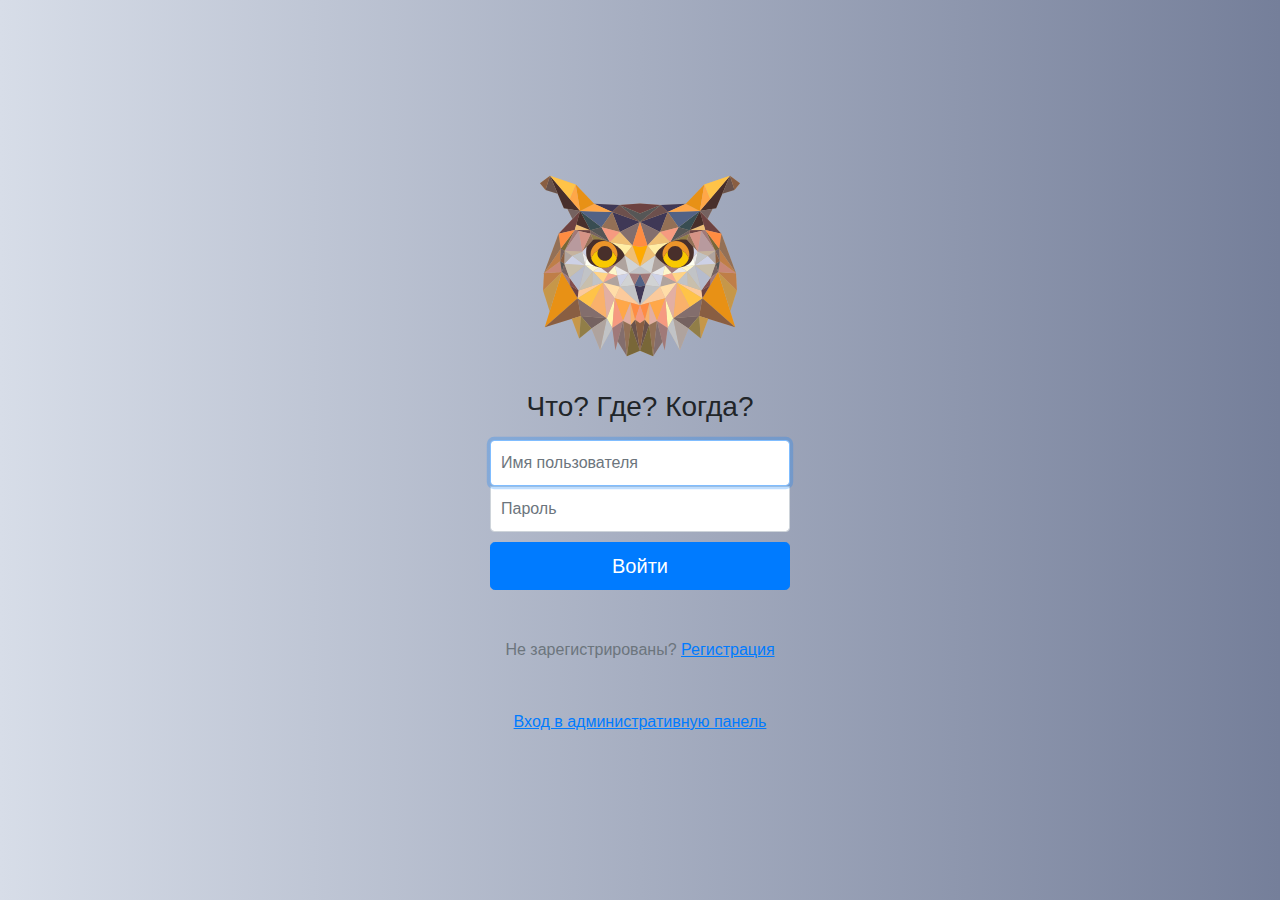
<file: index.html>
<!DOCTYPE html>
<html lang="en">
<head>
    <meta charset="UTF-8">
    <title>Вход</title>
    <meta name="viewport" content="width=device-width, initial-scale=1, shrink-to-fit=no">
    <link href="css/bootstrap.min.css" rel="stylesheet">
    <link href="css/signIn.css" rel="stylesheet">
    <link href="css/common.css" rel="stylesheet">
    <script src="js/login.js" type="application/javascript"></script>
    <script src="js/common.js" type="application/javascript"></script>
    <script src="js/classes.js" type="application/javascript"></script>
    <link href="css/toastify.min.css" rel="stylesheet">
    <script src="libs/toastify-js.js" type="application/javascript"></script>
</head>
<body class="text-center background-gradient">
<form class="form-signin" id="form">
    <img class="mb-4" src="images/logo.svg" alt="" width="200" height="200">
    <h1 class="h3 mb-3 font-weight-normal">Что? Где? Когда?</h1>
    <label for="login" class="sr-only">Имя пользователя</label>
    <input id="login" name="login" class="form-control" placeholder="Имя пользователя" required autofocus>
    <label for="password" class="sr-only">Пароль</label>
    <input type="password" id="password" name="password" class="form-control" placeholder="Пароль" required>
    <button class="btn btn-lg btn-primary btn-block" type="submit">Войти</button>
    <p class="text-center text-muted mt-5 mb-0">
        Не зарегистрированы?
        <a href="/registration.html" class="fw-bold text-body">
        <u>Регистрация</u>
        </a>
    </p>
    <p class="text-center text-muted mt-5 mb-0">
        <a href="/admin-auth.html" class="fw-bold text-body">
            <u>Вход в административную панель</u>
        </a>
    </p>
</form>
</body>
</html>
</file>
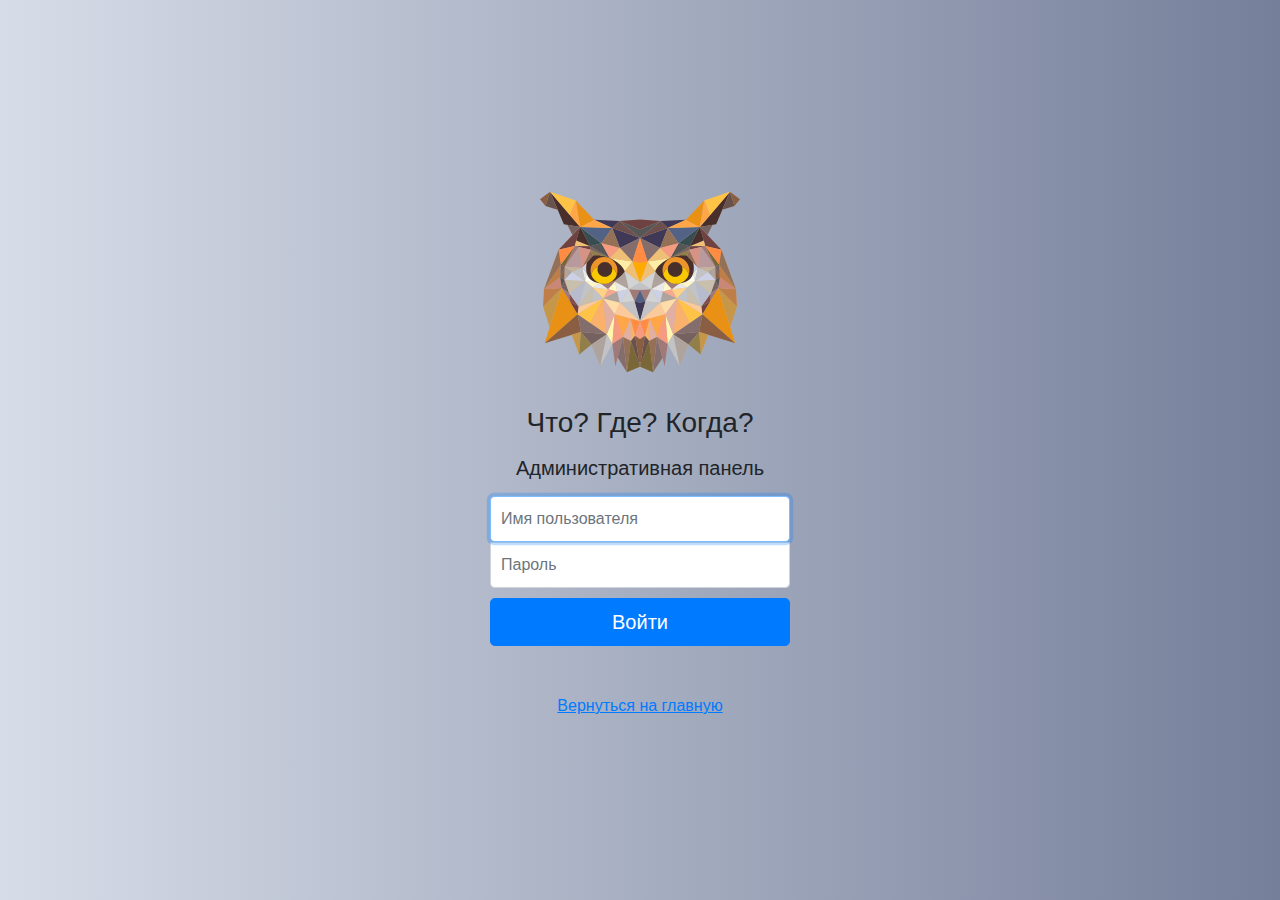
<file: admin-auth.html>
<!DOCTYPE html>
<html lang="en">
<head>
    <meta charset="UTF-8">
    <title>Вход</title>
    <meta name="viewport" content="width=device-width, initial-scale=1, shrink-to-fit=no">
    <link href="css/bootstrap.min.css" rel="stylesheet">
    <link href="css/signIn.css" rel="stylesheet">
    <link href="css/common.css" rel="stylesheet">
    <link href="css/toastify.min.css" rel="stylesheet">
    <script src="libs/toastify-js.js" type="application/javascript"></script>
    <script src="js/common.js" type="application/javascript"></script>
    <script src="js/admin-auth.js" type="application/javascript"></script>
</head>
<body class="text-center background-gradient">
<div id="alertPlaceholder"></div>
<form class="form-signin" id="form">
    <img class="mb-4" src="images/logo.svg" alt="" width="200" height="200">
    <h1 class="h3 mb-3 font-weight-normal">Что? Где? Когда?</h1>
    <h2 class="h5 mb-3 font-weight-normal">Административная панель</h2>
    <label for="login" class="sr-only">Имя пользователя</label>
    <input id="login" name="login" class="form-control" placeholder="Имя пользователя" required autofocus>
    <label for="password" class="sr-only">Пароль</label>
    <input type="password" id="password" name="password" class="form-control" placeholder="Пароль" required>
    <button class="btn btn-lg btn-primary btn-block" id="submit" type="submit">Войти</button>
    <p class="text-center text-muted mt-5 mb-0">
        <a href="/index.html" class="fw-bold text-body">
            <u>Вернуться на главную</u>
        </a>
    </p>
</form>
</body>
</html>
</file>
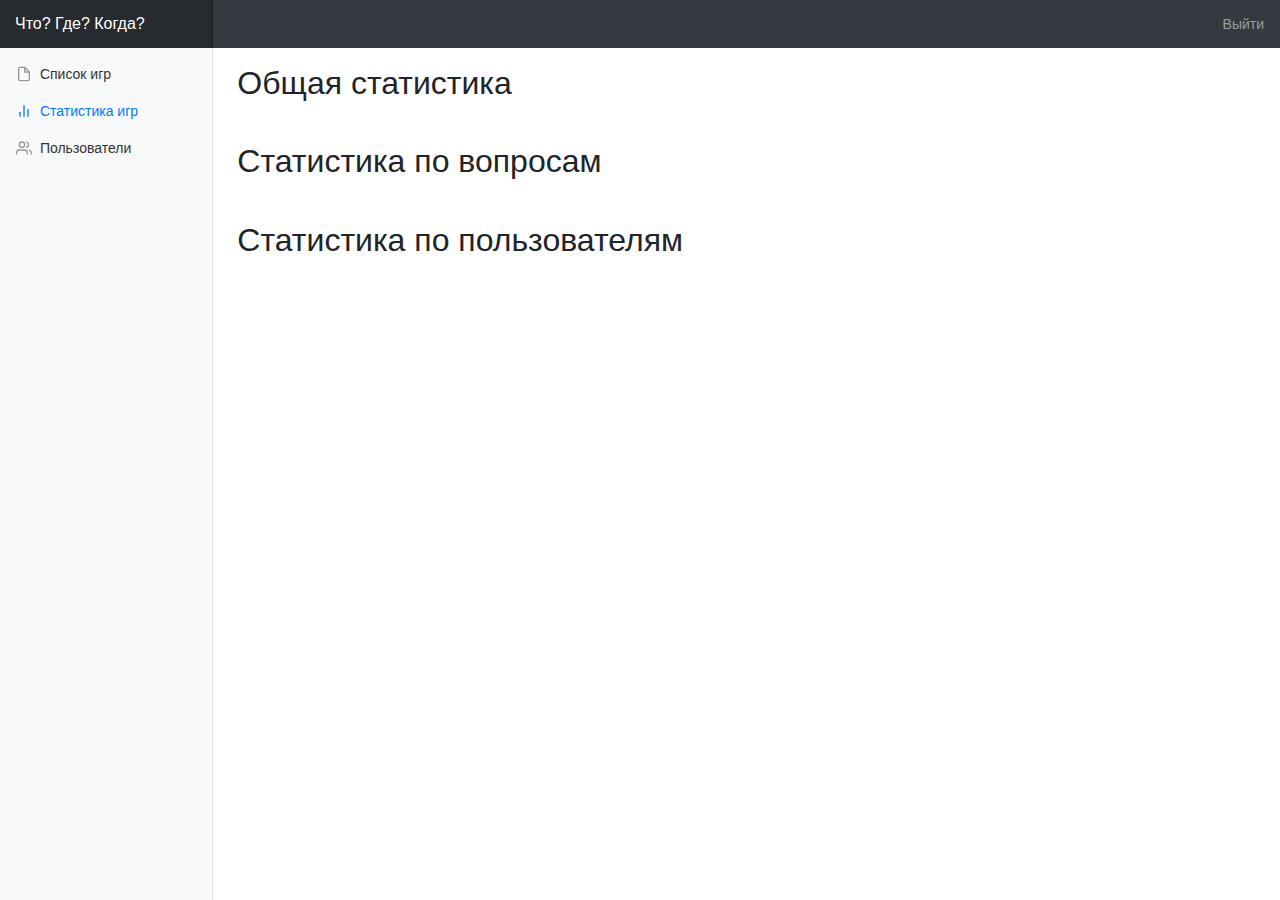
<file: admin-game-charts.html>
<!DOCTYPE html>
<html lang="en">
<head>
    <meta charset="UTF-8">
    <title>Статистика по играм</title>
    <meta name="viewport" content="width=device-width, initial-scale=1, shrink-to-fit=no">
    <link href="css/bootstrap.min.css" rel="stylesheet">
    <link href="css/dashboard.css" rel="stylesheet">
    <link href="css/common.css" rel="stylesheet">
    <link href="css/toastify.min.css" rel="stylesheet">
    <script src="libs/toastify-js.js" type="application/javascript"></script>
    <script src="libs/highcharts.js" type="application/javascript"></script>
    <script src="js/common.js" type="application/javascript"></script>
    <script src="js/classes.js" type="application/javascript"></script>
    <script src="js/admin-game-charts.js" type="application/javascript"></script>
</head>
<body>
<nav class="navbar navbar-dark sticky-top bg-dark flex-md-nowrap p-0">
    <a class="navbar-brand col-sm-3 col-md-2 mr-0" href="/admin-game-list.html">Что? Где? Когда?</a>

    <ul class="navbar-nav px-3">
        <li class="nav-item text-nowrap">
            <a class="nav-link" href="/admin-auth.html">Выйти</a>
        </li>
    </ul>
</nav>

<div class="container-fluid">
    <div class="row">
        <nav class="col-md-2 d-none d-md-block bg-light sidebar">
            <div class="sidebar-sticky">
                <ul class="nav flex-column">
                    <li class="nav-item">
                        <a class="nav-link" href="/admin-game-list.html">
                            <svg xmlns="http://www.w3.org/2000/svg" width="24" height="24" viewBox="0 0 24 24" fill="none" stroke="currentColor" stroke-width="2" stroke-linecap="round" stroke-linejoin="round" class="feather feather-file"><path d="M13 2H6a2 2 0 0 0-2 2v16a2 2 0 0 0 2 2h12a2 2 0 0 0 2-2V9z"></path><polyline points="13 2 13 9 20 9"></polyline></svg>
                            Список игр
                        </a>
                    </li>
                    <li class="nav-item">
                        <a class="nav-link active" href="/admin-game-statistics.html">
                            <svg xmlns="http://www.w3.org/2000/svg" width="24" height="24" viewBox="0 0 24 24" fill="none" stroke="currentColor" stroke-width="2" stroke-linecap="round" stroke-linejoin="round" class="feather feather-bar-chart-2"><line x1="18" y1="20" x2="18" y2="10"></line><line x1="12" y1="20" x2="12" y2="4"></line><line x1="6" y1="20" x2="6" y2="14"></line></svg>
                            Статистика игр
                        </a>
                    </li>
                    <li class="nav-item">
                        <a class="nav-link" href="/admin-game-users.html">
                            <svg xmlns="http://www.w3.org/2000/svg" width="24" height="24" viewBox="0 0 24 24" fill="none" stroke="currentColor" stroke-width="2" stroke-linecap="round" stroke-linejoin="round" class="feather feather-users"><path d="M17 21v-2a4 4 0 0 0-4-4H5a4 4 0 0 0-4 4v2"></path><circle cx="9" cy="7" r="4"></circle><path d="M23 21v-2a4 4 0 0 0-3-3.87"></path><path d="M16 3.13a4 4 0 0 1 0 7.75"></path></svg>
                            Пользователи
                        </a>
                    </li>
                </ul>
            </div>
        </nav>

        <main role="main" class="col-md-9 ml-sm-auto col-lg-10 pt-3 px-4">
            <h2 class="header-style">Общая статистика</h2>
            <div id="common-wrapper" class="element-wrapper"></div>
            <h2 class="header-style">Статистика по вопросам</h2>
            <div id="cards-wrapper" class="element-wrapper"></div>
            <h2 class="header-style">Статистика по пользователям</h2>
            <div id="cards-users" class="header-style"></div>
        </main>
    </div>
</div>
</body>
</html>
</file>
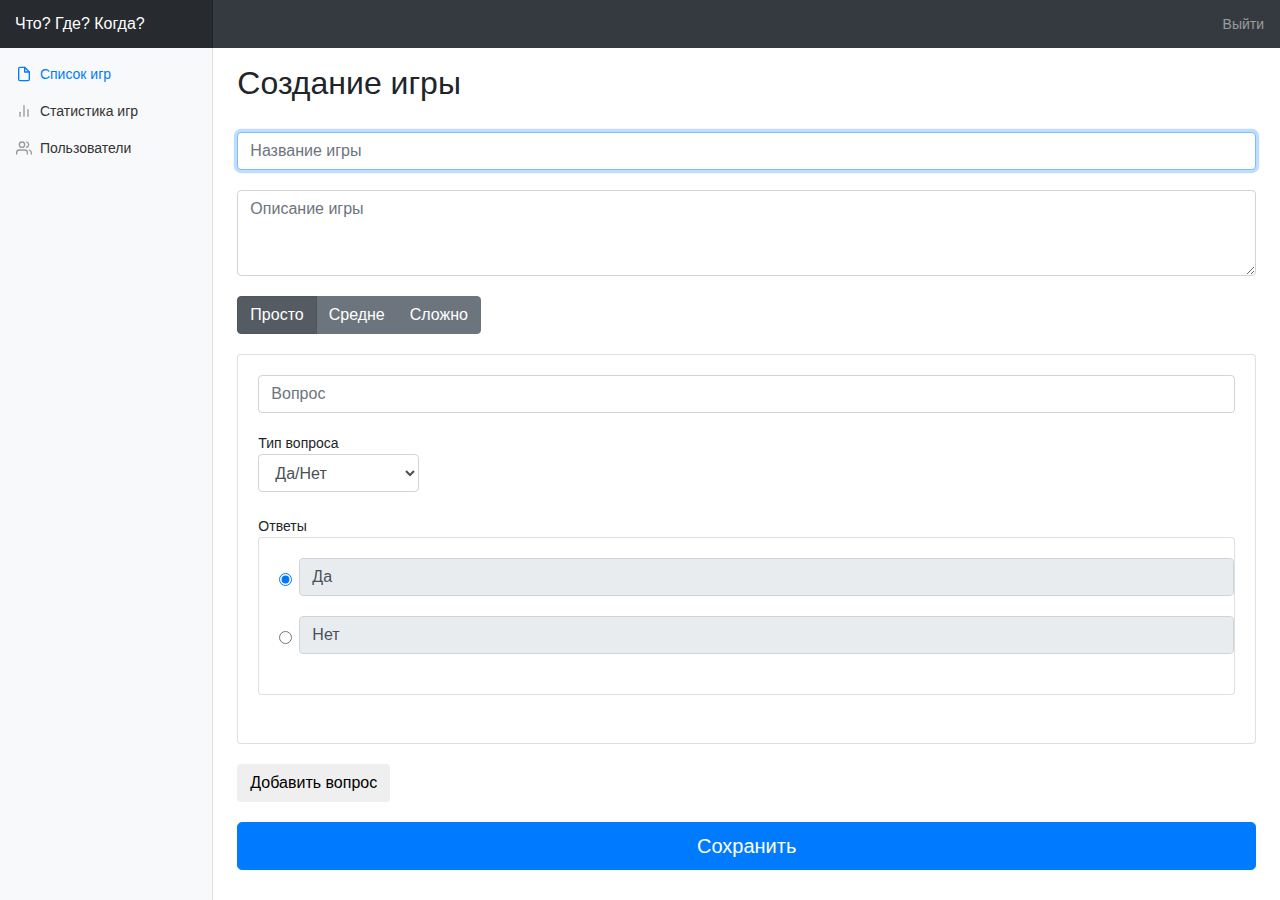
<file: admin-game-create.html>
<!DOCTYPE html>
<html lang="en">
<head>
    <meta charset="UTF-8">
    <title>Создание игры</title>
    <meta name="viewport" content="width=device-width, initial-scale=1, shrink-to-fit=no">
    <link href="css/bootstrap.min.css" rel="stylesheet">
    <link href="css/dashboard.css" rel="stylesheet">
    <link href="css/common.css" rel="stylesheet">
    <link href="css/toastify.min.css" rel="stylesheet">
    <script src="libs/toastify-js.js" type="application/javascript"></script>
    <script src="js/common.js" type="application/javascript"></script>
    <script src="js/classes.js" type="application/javascript"></script>
    <script src="js/admin-game-create.js" type="application/javascript"></script>
</head>
<body>
<nav class="navbar navbar-dark sticky-top bg-dark flex-md-nowrap p-0">
    <a class="navbar-brand col-sm-3 col-md-2 mr-0" href="/admin-game-list.html">Что? Где? Когда?</a>

    <ul class="navbar-nav px-3">
        <li class="nav-item text-nowrap">
            <a class="nav-link" href="/admin-auth.html">Выйти</a>
        </li>
    </ul>
</nav>

<div class="container-fluid">
    <div class="row">
        <nav class="col-md-2 d-none d-md-block bg-light sidebar">
            <div class="sidebar-sticky">
                <ul class="nav flex-column">
                    <li class="nav-item">
                        <a class="nav-link active" href="/admin-game-list.html">
                            <svg xmlns="http://www.w3.org/2000/svg" width="24" height="24" viewBox="0 0 24 24"
                                 fill="none" stroke="currentColor" stroke-width="2" stroke-linecap="round"
                                 stroke-linejoin="round" class="feather feather-file">
                                <path d="M13 2H6a2 2 0 0 0-2 2v16a2 2 0 0 0 2 2h12a2 2 0 0 0 2-2V9z"></path>
                                <polyline points="13 2 13 9 20 9"></polyline>
                            </svg>
                            Список игр
                        </a>
                    </li>
                    <li class="nav-item">
                        <a class="nav-link" href="/admin-game-statistics.html">
                            <svg xmlns="http://www.w3.org/2000/svg" width="24" height="24" viewBox="0 0 24 24"
                                 fill="none" stroke="currentColor" stroke-width="2" stroke-linecap="round"
                                 stroke-linejoin="round" class="feather feather-bar-chart-2">
                                <line x1="18" y1="20" x2="18" y2="10"></line>
                                <line x1="12" y1="20" x2="12" y2="4"></line>
                                <line x1="6" y1="20" x2="6" y2="14"></line>
                            </svg>
                            Статистика игр
                        </a>
                    </li>
                    <li class="nav-item">
                        <a class="nav-link" href="/admin-game-users.html">
                            <svg xmlns="http://www.w3.org/2000/svg" width="24" height="24" viewBox="0 0 24 24"
                                 fill="none" stroke="currentColor" stroke-width="2" stroke-linecap="round"
                                 stroke-linejoin="round" class="feather feather-users">
                                <path d="M17 21v-2a4 4 0 0 0-4-4H5a4 4 0 0 0-4 4v2"></path>
                                <circle cx="9" cy="7" r="4"></circle>
                                <path d="M23 21v-2a4 4 0 0 0-3-3.87"></path>
                                <path d="M16 3.13a4 4 0 0 1 0 7.75"></path>
                            </svg>
                            Пользователи
                        </a>
                    </li>
                </ul>
            </div>
        </nav>

        <main role="main" class="col-md-9 ml-sm-auto col-lg-10 pt-3 px-4">
            <h2>Создание игры</h2>
            <form class="form-wrapper" id="form">
                <label for="name" class="sr-only">Название игры</label>
                <input id="name" name="name" class="form-control" placeholder="Название игры" required autofocus>
                <label for="description" class="sr-only">Описание игры</label>
                <textarea class="form-control" name="description" id="description" rows="3" placeholder="Описание игры"></textarea>
                <div class="btn-group btn-group-toggle element-wrapper" data-toggle="buttons">
                    <label class="btn btn-secondary active">
                        <input type="radio" name="complexity" id="option1" autocomplete="off" value="Просто"
                               checked> Просто
                    </label>
                    <label class="btn btn-secondary">
                        <input type="radio" name="complexity" id="option2" autocomplete="off" value="Средне">
                        Средне
                    </label>
                    <label class="btn btn-secondary">
                        <input type="radio" name="complexity" id="option3" autocomplete="off" value="Сложно">
                        Сложно
                    </label>
                </div>
                <div class="element-wrapper" id="questions">

                </div>
                <button type="button" class="btn btn-default element-wrapper" id="add-question">
                    Добавить вопрос
                </button>
                <button class="btn btn-lg btn-primary btn-block element-wrapper" type="submit">Сохранить</button>
            </form>
        </main>
    </div>
</div>
</body>
</html>
</file>
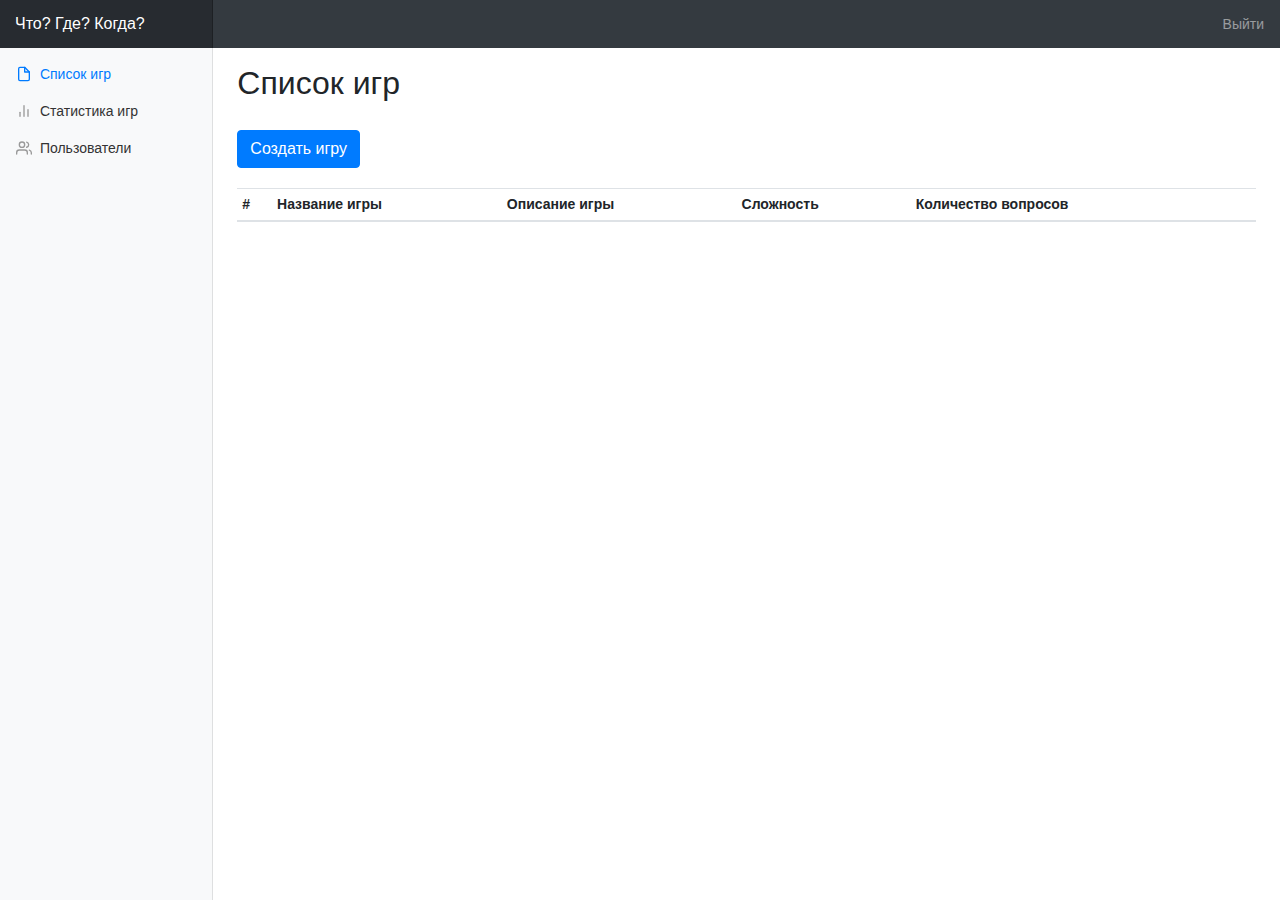
<file: admin-game-list.html>
<!DOCTYPE html>
<html lang="en">
<head>
    <meta charset="UTF-8">
    <title>Список игр</title>
    <meta name="viewport" content="width=device-width, initial-scale=1, shrink-to-fit=no">
    <link href="css/bootstrap.min.css" rel="stylesheet">
    <link href="css/dashboard.css" rel="stylesheet">
    <link href="css/common.css" rel="stylesheet">
    <link href="css/toastify.min.css" rel="stylesheet">
    <script src="libs/toastify-js.js" type="application/javascript"></script>
    <script src="js/common.js" type="application/javascript"></script>
    <script src="js/classes.js" type="application/javascript"></script>
    <script src="js/admin-game-list.js" type="application/javascript"></script>
</head>
<body>
<nav class="navbar navbar-dark sticky-top bg-dark flex-md-nowrap p-0">
    <a class="navbar-brand col-sm-3 col-md-2 mr-0" href="/admin-game-list.html">Что? Где? Когда?</a>

    <ul class="navbar-nav px-3">
        <li class="nav-item text-nowrap">
            <a class="nav-link" href="/admin-auth.html">Выйти</a>
        </li>
    </ul>
</nav>

<div class="container-fluid">
    <div class="row">
        <nav class="col-md-2 d-none d-md-block bg-light sidebar">
            <div class="sidebar-sticky">
                <ul class="nav flex-column">
                    <li class="nav-item">
                        <a class="nav-link active" href="/admin-game-list.html">
                            <svg xmlns="http://www.w3.org/2000/svg" width="24" height="24" viewBox="0 0 24 24" fill="none" stroke="currentColor" stroke-width="2" stroke-linecap="round" stroke-linejoin="round" class="feather feather-file"><path d="M13 2H6a2 2 0 0 0-2 2v16a2 2 0 0 0 2 2h12a2 2 0 0 0 2-2V9z"></path><polyline points="13 2 13 9 20 9"></polyline></svg>
                            Список игр
                        </a>
                    </li>
                    <li class="nav-item">
                        <a class="nav-link" href="/admin-game-statistics.html">
                            <svg xmlns="http://www.w3.org/2000/svg" width="24" height="24" viewBox="0 0 24 24" fill="none" stroke="currentColor" stroke-width="2" stroke-linecap="round" stroke-linejoin="round" class="feather feather-bar-chart-2"><line x1="18" y1="20" x2="18" y2="10"></line><line x1="12" y1="20" x2="12" y2="4"></line><line x1="6" y1="20" x2="6" y2="14"></line></svg>
                            Статистика игр
                        </a>
                    </li>
                    <li class="nav-item">
                        <a class="nav-link" href="/admin-game-users.html">
                            <svg xmlns="http://www.w3.org/2000/svg" width="24" height="24" viewBox="0 0 24 24" fill="none" stroke="currentColor" stroke-width="2" stroke-linecap="round" stroke-linejoin="round" class="feather feather-users"><path d="M17 21v-2a4 4 0 0 0-4-4H5a4 4 0 0 0-4 4v2"></path><circle cx="9" cy="7" r="4"></circle><path d="M23 21v-2a4 4 0 0 0-3-3.87"></path><path d="M16 3.13a4 4 0 0 1 0 7.75"></path></svg>
                            Пользователи
                        </a>
                    </li>
                </ul>
            </div>
        </nav>

        <main role="main" class="col-md-9 ml-sm-auto col-lg-10 pt-3 px-4">
            <h2>Список игр</h2>
            <button type="button" id="create-button" class="btn btn-primary button-wrapper">Создать игру</button>
            <div class="table-responsive">
                <table class="table table-striped table-sm">
                    <thead>
                    <tr>
                        <th>#</th>
                        <th>Название игры</th>
                        <th>Описание игры</th>
                        <th>Сложность</th>
                        <th>Количество вопросов</th>
                        <th></th>
                    </tr>
                    </thead>
                    <tbody id="tbody_content">
                    </tbody>
                </table>
            </div>
        </main>
    </div>
</div>
</body>
</html>
</file>
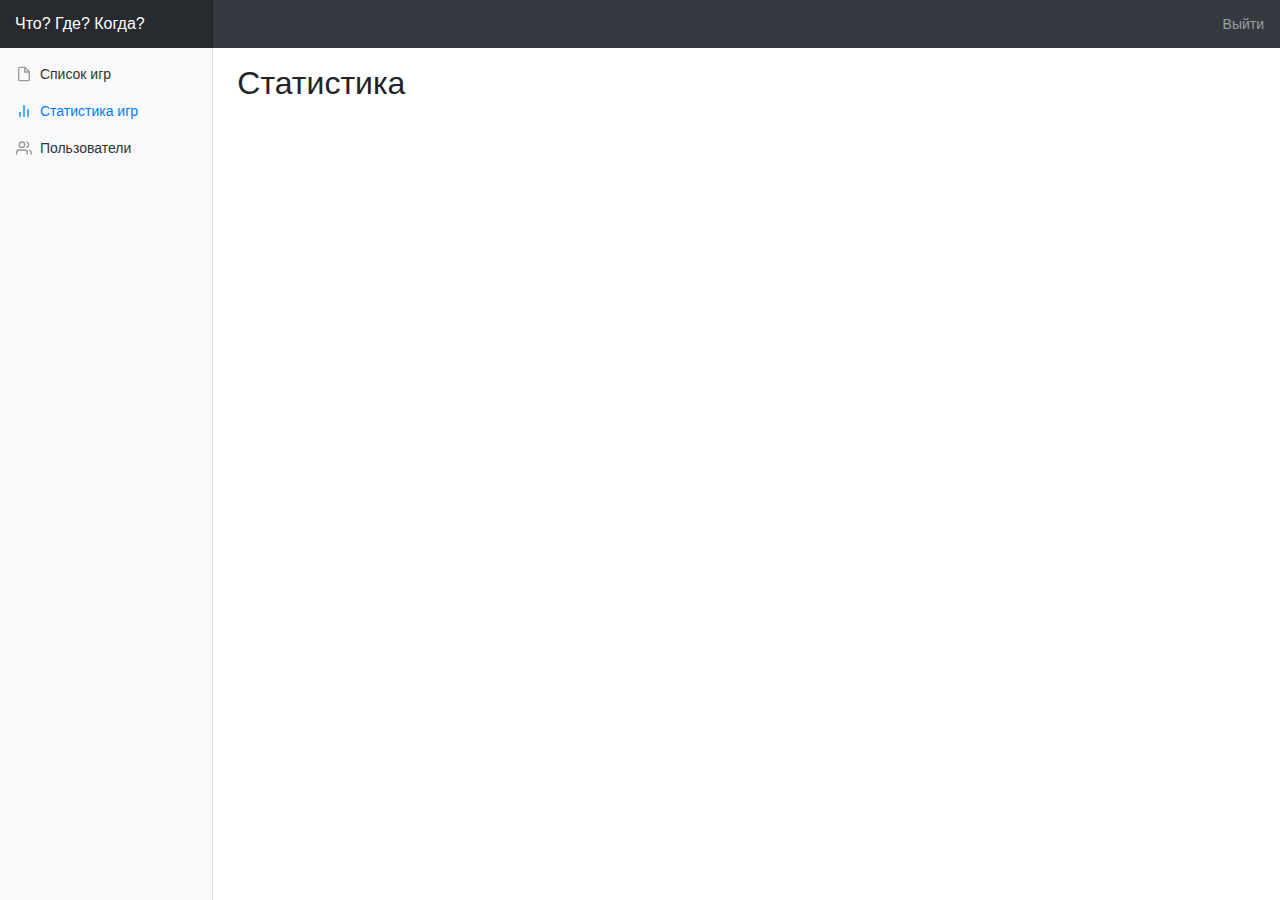
<file: admin-game-statistics.html>
<!DOCTYPE html>
<html lang="en">
<head>
    <meta charset="UTF-8">
    <title>Статистика по играм</title>
    <meta name="viewport" content="width=device-width, initial-scale=1, shrink-to-fit=no">
    <link href="css/bootstrap.min.css" rel="stylesheet">
    <link href="css/dashboard.css" rel="stylesheet">
    <link href="css/common.css" rel="stylesheet">
    <link href="css/toastify.min.css" rel="stylesheet">
    <script src="libs/toastify-js.js" type="application/javascript"></script>
    <script src="js/common.js" type="application/javascript"></script>
    <script src="js/admin-auth.js" type="application/javascript"></script>
</head>
<body>
<nav class="navbar navbar-dark sticky-top bg-dark flex-md-nowrap p-0">
    <a class="navbar-brand col-sm-3 col-md-2 mr-0" href="/admin-game-list.html">Что? Где? Когда?</a>

    <ul class="navbar-nav px-3">
        <li class="nav-item text-nowrap">
            <a class="nav-link" href="/admin-auth.html">Выйти</a>
        </li>
    </ul>
</nav>

<div class="container-fluid">
    <div class="row">
        <nav class="col-md-2 d-none d-md-block bg-light sidebar">
            <div class="sidebar-sticky">
                <ul class="nav flex-column">
                    <li class="nav-item">
                        <a class="nav-link" href="/admin-game-list.html">
                            <svg xmlns="http://www.w3.org/2000/svg" width="24" height="24" viewBox="0 0 24 24" fill="none" stroke="currentColor" stroke-width="2" stroke-linecap="round" stroke-linejoin="round" class="feather feather-file"><path d="M13 2H6a2 2 0 0 0-2 2v16a2 2 0 0 0 2 2h12a2 2 0 0 0 2-2V9z"></path><polyline points="13 2 13 9 20 9"></polyline></svg>
                            Список игр
                        </a>
                    </li>
                    <li class="nav-item">
                        <a class="nav-link active" href="/admin-game-statistics.html">
                            <svg xmlns="http://www.w3.org/2000/svg" width="24" height="24" viewBox="0 0 24 24" fill="none" stroke="currentColor" stroke-width="2" stroke-linecap="round" stroke-linejoin="round" class="feather feather-bar-chart-2"><line x1="18" y1="20" x2="18" y2="10"></line><line x1="12" y1="20" x2="12" y2="4"></line><line x1="6" y1="20" x2="6" y2="14"></line></svg>
                            Статистика игр
                        </a>
                    </li>
                    <li class="nav-item">
                        <a class="nav-link" href="/admin-game-users.html">
                            <svg xmlns="http://www.w3.org/2000/svg" width="24" height="24" viewBox="0 0 24 24" fill="none" stroke="currentColor" stroke-width="2" stroke-linecap="round" stroke-linejoin="round" class="feather feather-users"><path d="M17 21v-2a4 4 0 0 0-4-4H5a4 4 0 0 0-4 4v2"></path><circle cx="9" cy="7" r="4"></circle><path d="M23 21v-2a4 4 0 0 0-3-3.87"></path><path d="M16 3.13a4 4 0 0 1 0 7.75"></path></svg>
                            Пользователи
                        </a>
                    </li>
                </ul>
            </div>
        </nav>

        <main role="main" class="col-md-9 ml-sm-auto col-lg-10 pt-3 px-4">
            <h2>Статистика</h2>
        </main>
    </div>
</div>
</body>
</html>
</file>
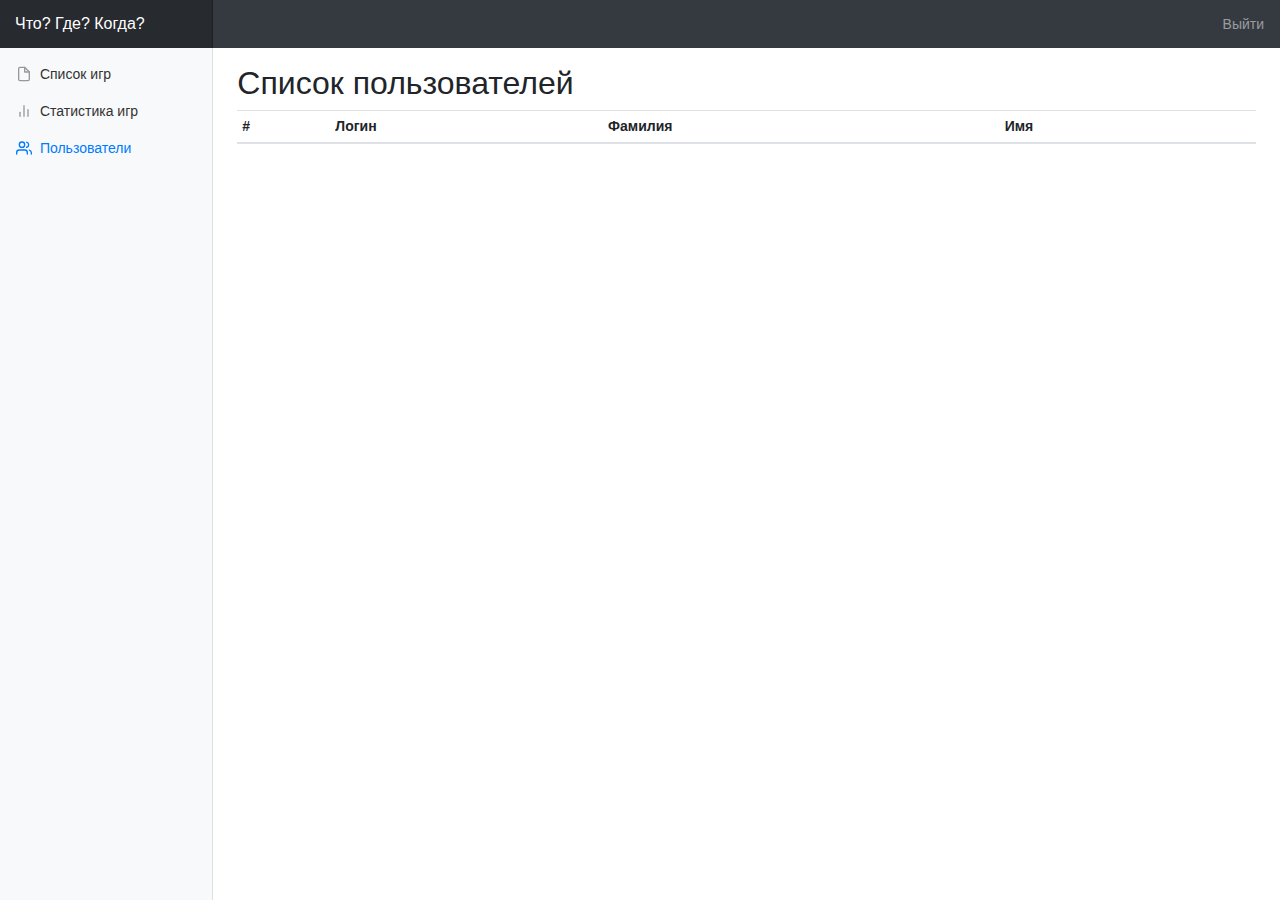
<file: admin-game-users.html>
<!DOCTYPE html>
<html lang="en">
<head>
    <meta charset="UTF-8">
    <title>Пользователи</title>
    <meta name="viewport" content="width=device-width, initial-scale=1, shrink-to-fit=no">
    <link href="css/bootstrap.min.css" rel="stylesheet">
    <link href="css/dashboard.css" rel="stylesheet">
    <link href="css/common.css" rel="stylesheet">
    <link href="css/toastify.min.css" rel="stylesheet">
    <script src="libs/toastify-js.js" type="application/javascript"></script>
    <script src="js/common.js" type="application/javascript"></script>
    <script src="js/classes.js" type="application/javascript"></script>
    <script src="js/admin-game-users.js" type="application/javascript"></script>
</head>
<body>
<nav class="navbar navbar-dark sticky-top bg-dark flex-md-nowrap p-0">
    <a class="navbar-brand col-sm-3 col-md-2 mr-0" href="/admin-game-list.html">Что? Где? Когда?</a>

    <ul class="navbar-nav px-3">
        <li class="nav-item text-nowrap">
            <a class="nav-link" href="/admin-auth.html">Выйти</a>
        </li>
    </ul>
</nav>

<div class="container-fluid">
    <div class="row">
        <nav class="col-md-2 d-none d-md-block bg-light sidebar">
            <div class="sidebar-sticky">
                <ul class="nav flex-column">
                    <li class="nav-item">
                        <a class="nav-link" href="/admin-game-list.html">
                            <svg xmlns="http://www.w3.org/2000/svg" width="24" height="24" viewBox="0 0 24 24" fill="none" stroke="currentColor" stroke-width="2" stroke-linecap="round" stroke-linejoin="round" class="feather feather-file"><path d="M13 2H6a2 2 0 0 0-2 2v16a2 2 0 0 0 2 2h12a2 2 0 0 0 2-2V9z"></path><polyline points="13 2 13 9 20 9"></polyline></svg>
                            Список игр
                        </a>
                    </li>
                    <li class="nav-item">
                        <a class="nav-link" href="/admin-game-statistics.html">
                            <svg xmlns="http://www.w3.org/2000/svg" width="24" height="24" viewBox="0 0 24 24" fill="none" stroke="currentColor" stroke-width="2" stroke-linecap="round" stroke-linejoin="round" class="feather feather-bar-chart-2"><line x1="18" y1="20" x2="18" y2="10"></line><line x1="12" y1="20" x2="12" y2="4"></line><line x1="6" y1="20" x2="6" y2="14"></line></svg>
                            Статистика игр
                        </a>
                    </li>
                    <li class="nav-item">
                        <a class="nav-link active" href="/admin-game-users.html">
                            <svg xmlns="http://www.w3.org/2000/svg" width="24" height="24" viewBox="0 0 24 24" fill="none" stroke="currentColor" stroke-width="2" stroke-linecap="round" stroke-linejoin="round" class="feather feather-users"><path d="M17 21v-2a4 4 0 0 0-4-4H5a4 4 0 0 0-4 4v2"></path><circle cx="9" cy="7" r="4"></circle><path d="M23 21v-2a4 4 0 0 0-3-3.87"></path><path d="M16 3.13a4 4 0 0 1 0 7.75"></path></svg>
                            Пользователи
                        </a>
                    </li>
                </ul>
            </div>
        </nav>

        <main role="main" class="col-md-9 ml-sm-auto col-lg-10 pt-3 px-4">
            <h2>Список пользователей</h2>
            <div class="table-responsive">
                <table class="table table-striped table-sm">
                    <thead>
                    <tr>
                        <th>#</th>
                        <th>Логин</th>
                        <th>Фамилия</th>
                        <th>Имя</th>
                        <th></th>
                    </tr>
                    </thead>
                    <tbody id="tbody_content">
                    </tbody>
                </table>
            </div>
        </main>
    </div>
</div>
</body>
</html>
</file>
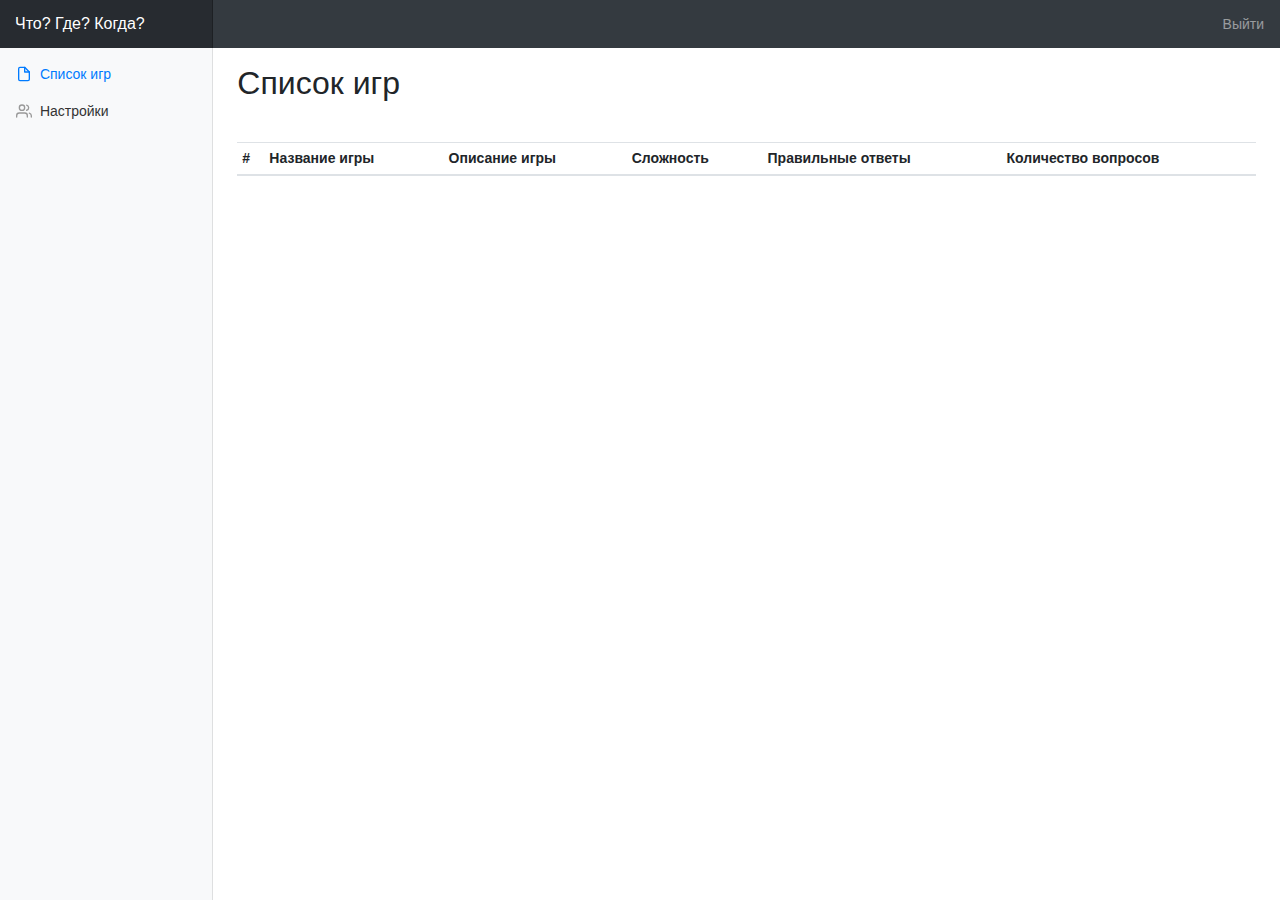
<file: game.html>
<!DOCTYPE html>
<html lang="en">
<head>
    <meta charset="UTF-8">
    <title>Список игр</title>
    <meta name="viewport" content="width=device-width, initial-scale=1, shrink-to-fit=no">
    <link href="css/bootstrap.min.css" rel="stylesheet">
    <link href="css/dashboard.css" rel="stylesheet">
    <link href="css/common.css" rel="stylesheet">
    <link href="css/toastify.min.css" rel="stylesheet">
    <script src="libs/toastify-js.js" type="application/javascript"></script>
    <script src="js/common.js" type="application/javascript"></script>
    <script src="js/classes.js" type="application/javascript"></script>
    <script src="js/game.js" type="application/javascript"></script>
</head>
<body>
<nav class="navbar navbar-dark sticky-top bg-dark flex-md-nowrap p-0">
    <a class="navbar-brand col-sm-3 col-md-2 mr-0" href="/games.html">Что? Где? Когда?</a>

    <ul class="navbar-nav px-3">
        <li class="nav-item text-nowrap">
            <a class="nav-link" href="/">Выйти</a>
        </li>
    </ul>
</nav>

<div class="container-fluid">
    <div class="row">
        <nav class="col-md-2 d-none d-md-block bg-light sidebar">
            <div class="sidebar-sticky">
                <ul class="nav flex-column">
                    <li class="nav-item">
                        <a class="nav-link active" href="/games.html">
                            <svg xmlns="http://www.w3.org/2000/svg" width="24" height="24" viewBox="0 0 24 24"
                                 fill="none" stroke="currentColor" stroke-width="2" stroke-linecap="round"
                                 stroke-linejoin="round" class="feather feather-file">
                                <path d="M13 2H6a2 2 0 0 0-2 2v16a2 2 0 0 0 2 2h12a2 2 0 0 0 2-2V9z"></path>
                                <polyline points="13 2 13 9 20 9"></polyline>
                            </svg>
                            Список игр
                        </a>
                    </li>
                    <li class="nav-item">
                        <a class="nav-link" href="/settings.html">
                            <svg xmlns="http://www.w3.org/2000/svg" width="24" height="24" viewBox="0 0 24 24"
                                 fill="none" stroke="currentColor" stroke-width="2" stroke-linecap="round"
                                 stroke-linejoin="round" class="feather feather-users">
                                <path d="M17 21v-2a4 4 0 0 0-4-4H5a4 4 0 0 0-4 4v2"></path>
                                <circle cx="9" cy="7" r="4"></circle>
                                <path d="M23 21v-2a4 4 0 0 0-3-3.87"></path>
                                <path d="M16 3.13a4 4 0 0 1 0 7.75"></path>
                            </svg>
                            Настройки
                        </a>
                    </li>
                </ul>
            </div>
        </nav>

        <main role="main" class="col-md-9 ml-sm-auto col-lg-10 pt-3 px-4">
            <h2 class="header-style" id="title"></h2>
            <h4 class="header-style" id="description"></h4>
            <form id="form"></form>
        </main>
    </div>
</div>
</body>
</html>
</file>
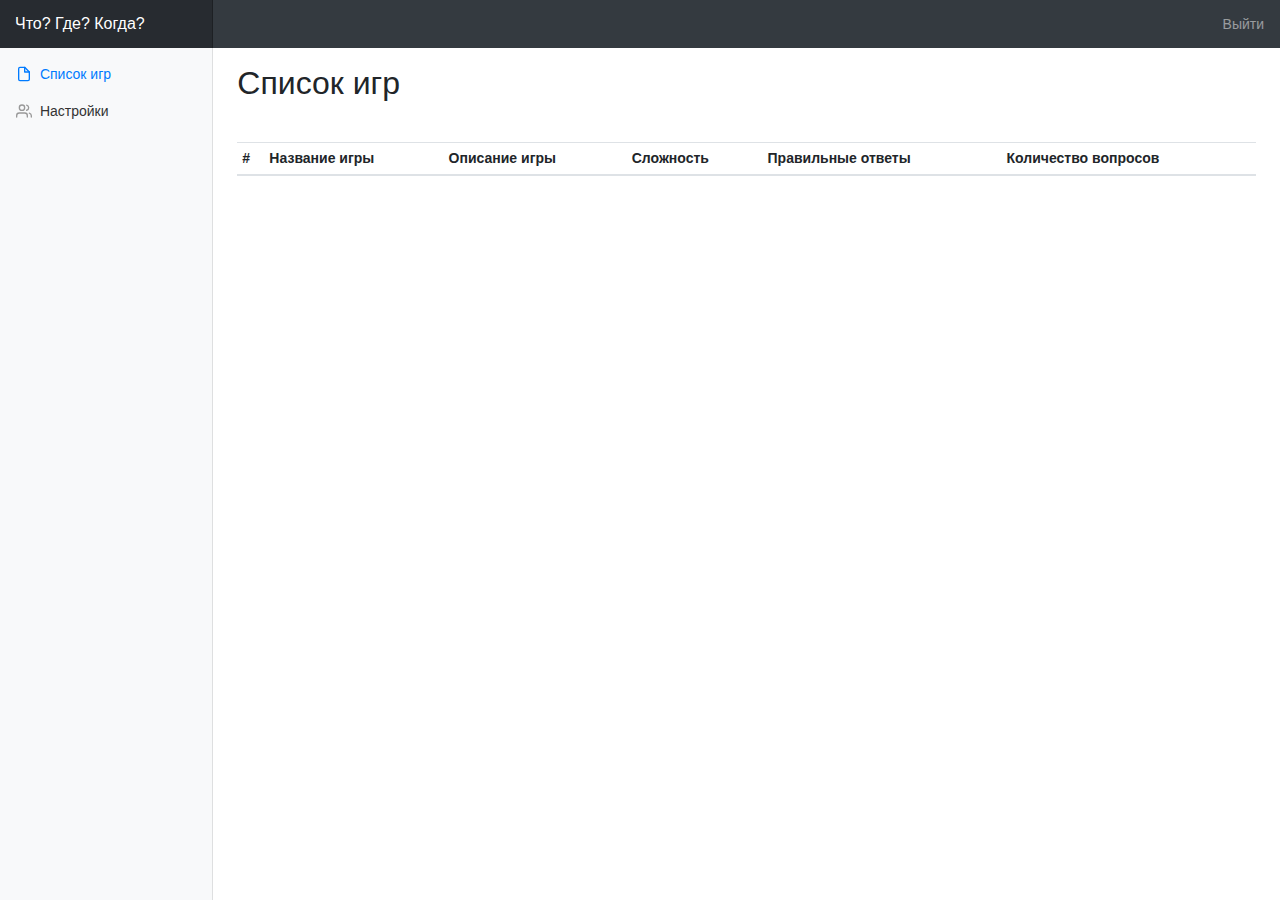
<file: games.html>
<!DOCTYPE html>
<html lang="en">
<head>
    <meta charset="UTF-8">
    <title>Список игр</title>
    <meta name="viewport" content="width=device-width, initial-scale=1, shrink-to-fit=no">
    <link href="css/bootstrap.min.css" rel="stylesheet">
    <link href="css/dashboard.css" rel="stylesheet">
    <link href="css/common.css" rel="stylesheet">
    <link href="css/toastify.min.css" rel="stylesheet">
    <script src="libs/toastify-js.js" type="application/javascript"></script>
    <script src="js/common.js" type="application/javascript"></script>
    <script src="js/classes.js" type="application/javascript"></script>
    <script src="js/games.js" type="application/javascript"></script>
</head>
<body>
<nav class="navbar navbar-dark sticky-top bg-dark flex-md-nowrap p-0">
    <a class="navbar-brand col-sm-3 col-md-2 mr-0" href="/games.html">Что? Где? Когда?</a>

    <ul class="navbar-nav px-3">
        <li class="nav-item text-nowrap">
            <a class="nav-link" href="/">Выйти</a>
        </li>
    </ul>
</nav>

<div class="container-fluid">
    <div class="row">
        <nav class="col-md-2 d-none d-md-block bg-light sidebar">
            <div class="sidebar-sticky">
                <ul class="nav flex-column">
                    <li class="nav-item">
                        <a class="nav-link active" href="/games.html">
                            <svg xmlns="http://www.w3.org/2000/svg" width="24" height="24" viewBox="0 0 24 24"
                                 fill="none" stroke="currentColor" stroke-width="2" stroke-linecap="round"
                                 stroke-linejoin="round" class="feather feather-file">
                                <path d="M13 2H6a2 2 0 0 0-2 2v16a2 2 0 0 0 2 2h12a2 2 0 0 0 2-2V9z"></path>
                                <polyline points="13 2 13 9 20 9"></polyline>
                            </svg>
                            Список игр
                        </a>
                    </li>
                    <li class="nav-item">
                        <a class="nav-link" href="/settings.html">
                            <svg xmlns="http://www.w3.org/2000/svg" width="24" height="24" viewBox="0 0 24 24"
                                 fill="none" stroke="currentColor" stroke-width="2" stroke-linecap="round"
                                 stroke-linejoin="round" class="feather feather-users">
                                <path d="M17 21v-2a4 4 0 0 0-4-4H5a4 4 0 0 0-4 4v2"></path>
                                <circle cx="9" cy="7" r="4"></circle>
                                <path d="M23 21v-2a4 4 0 0 0-3-3.87"></path>
                                <path d="M16 3.13a4 4 0 0 1 0 7.75"></path>
                            </svg>
                            Настройки
                        </a>
                    </li>
                </ul>
            </div>
        </nav>

        <main role="main" class="col-md-9 ml-sm-auto col-lg-10 pt-3 px-4">
            <h2 class="header-style">Список игр</h2>
            <div class="table-responsive">
                <table class="table table-striped table-sm">
                    <thead>
                    <tr>
                        <th>#</th>
                        <th>Название игры</th>
                        <th>Описание игры</th>
                        <th>Сложность</th>
                        <th>Правильные ответы</th>
                        <th>Количество вопросов</th>
                    </tr>
                    </thead>
                    <tbody id="tbody_content">
                    </tbody>
                </table>
            </div>
        </main>
    </div>
</div>
</body>
</html>
</file>
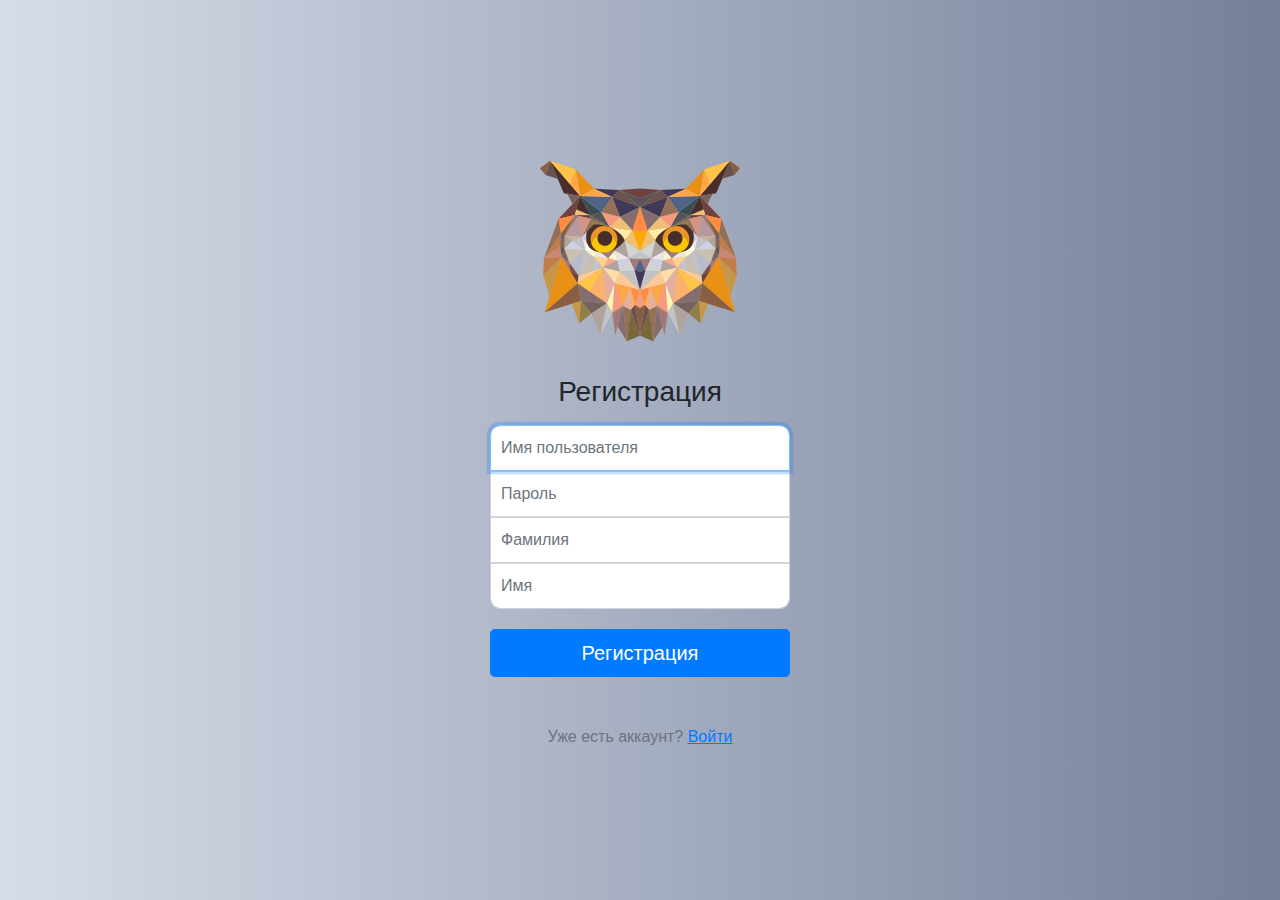
<file: registration.html>
<!DOCTYPE html>
<html lang="en">
<head>
    <meta charset="UTF-8">
    <title>Регистрация</title>
    <meta name="viewport" content="width=device-width, initial-scale=1, shrink-to-fit=no">
    <link href="css/bootstrap.min.css" rel="stylesheet">
    <link href="css/registration.css" rel="stylesheet">
    <link href="css/common.css" rel="stylesheet">
    <script src="js/common.js" type="application/javascript"></script>
    <script src="js/registration.js" type="application/javascript"></script>
    <script src="js/classes.js" type="application/javascript"></script>
    <link href="css/toastify.min.css" rel="stylesheet">
    <script src="libs/toastify-js.js" type="application/javascript"></script>
</head>
<body class="text-center background-gradient">
<form class="form-registration" id="form">
    <img class="mb-4" src="images/logo.svg" alt="" width="200" height="200">
    <h1 class="h3 mb-3 font-weight-normal">Регистрация</h1>
    <label for="login" class="sr-only">Имя пользователя</label>
    <input id="login" name="login" class="form-control first-input" placeholder="Имя пользователя" required autofocus>
    <label for="password" class="sr-only">Пароль</label>
    <input type="password" id="password" name="password" class="form-control" placeholder="Пароль" required>
    <label for="lastName" class="sr-only">Фамилия</label>
    <input id="lastName" name="lastName" class="form-control" placeholder="Фамилия" required>
    <label for="firstName" class="sr-only">Имя</label>
    <input id="firstName" name="firstName" class="form-control last-input" placeholder="Имя" required>
    <button class="btn btn-lg btn-primary btn-block" type="submit">Регистрация</button>
    <p class="text-center text-muted mt-5 mb-0">
        Уже есть аккаунт?
        <a href="/" class="fw-bold text-body">
            <u>Войти</u>
        </a>
    </p>
</form>
</body>
</html>
</file>
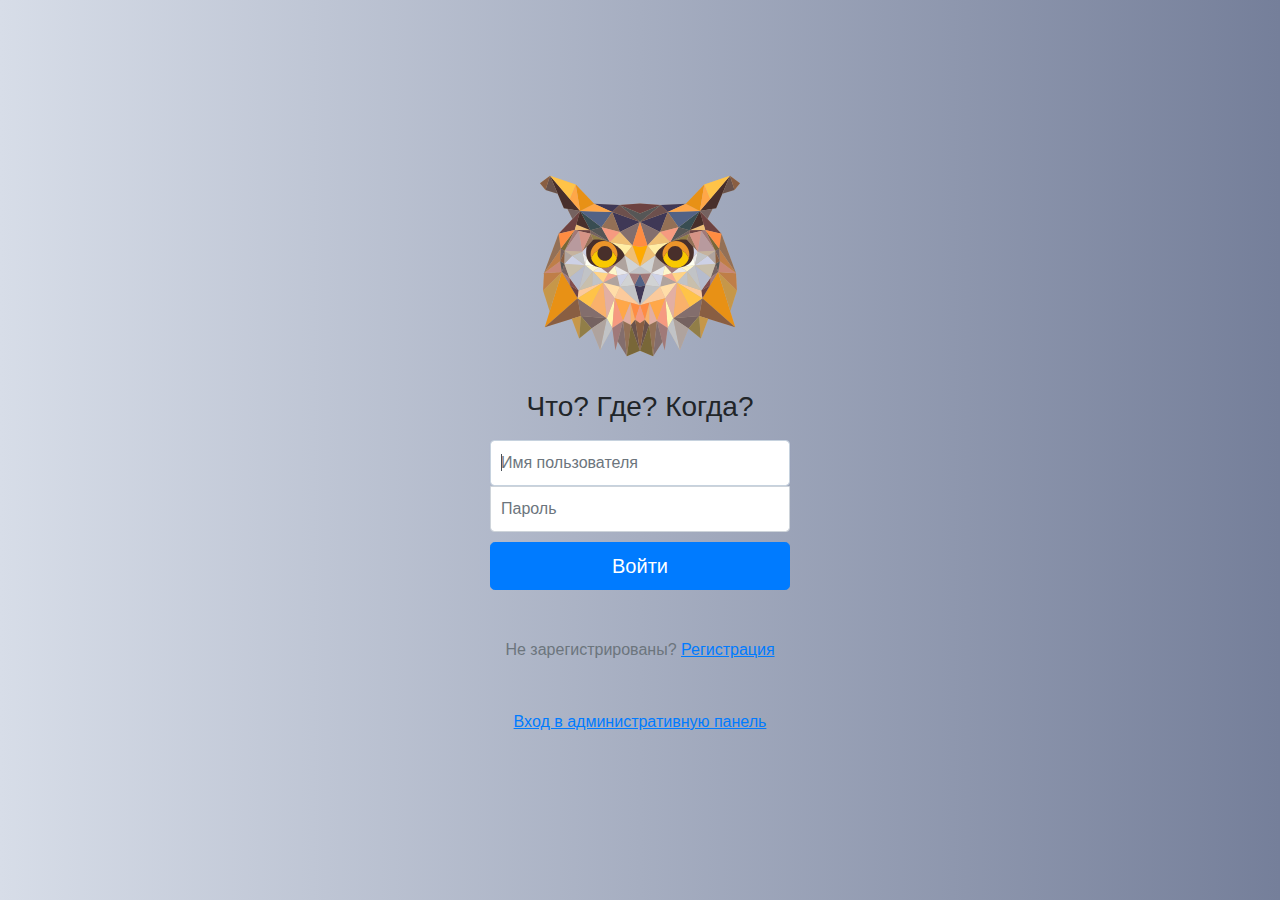
<file: settings.html>
<!DOCTYPE html>
<html lang="en">
<head>
    <meta charset="UTF-8">
    <title>Список игр</title>
    <meta name="viewport" content="width=device-width, initial-scale=1, shrink-to-fit=no">
    <link href="css/bootstrap.min.css" rel="stylesheet">
    <link href="css/dashboard.css" rel="stylesheet">
    <link href="css/common.css" rel="stylesheet">
    <link href="css/toastify.min.css" rel="stylesheet">
    <script src="libs/toastify-js.js" type="application/javascript"></script>
    <script src="js/common.js" type="application/javascript"></script>
    <script src="js/classes.js" type="application/javascript"></script>
    <script src="js/settings.js" type="application/javascript"></script>
</head>
<body>
<nav class="navbar navbar-dark sticky-top bg-dark flex-md-nowrap p-0">
    <a class="navbar-brand col-sm-3 col-md-2 mr-0" href="/games.html">Что? Где? Когда?</a>

    <ul class="navbar-nav px-3">
        <li class="nav-item text-nowrap">
            <a class="nav-link" href="/">Выйти</a>
        </li>
    </ul>
</nav>

<div class="container-fluid">
    <div class="row">
        <nav class="col-md-2 d-none d-md-block bg-light sidebar">
            <div class="sidebar-sticky">
                <ul class="nav flex-column">
                    <li class="nav-item">
                        <a class="nav-link" href="/games.html">
                            <svg xmlns="http://www.w3.org/2000/svg" width="24" height="24" viewBox="0 0 24 24"
                                 fill="none" stroke="currentColor" stroke-width="2" stroke-linecap="round"
                                 stroke-linejoin="round" class="feather feather-file">
                                <path d="M13 2H6a2 2 0 0 0-2 2v16a2 2 0 0 0 2 2h12a2 2 0 0 0 2-2V9z"></path>
                                <polyline points="13 2 13 9 20 9"></polyline>
                            </svg>
                            Список игр
                        </a>
                    </li>
                    <li class="nav-item">
                        <a class="nav-link active" href="/settings.html">
                            <svg xmlns="http://www.w3.org/2000/svg" width="24" height="24" viewBox="0 0 24 24"
                                 fill="none" stroke="currentColor" stroke-width="2" stroke-linecap="round"
                                 stroke-linejoin="round" class="feather feather-users">
                                <path d="M17 21v-2a4 4 0 0 0-4-4H5a4 4 0 0 0-4 4v2"></path>
                                <circle cx="9" cy="7" r="4"></circle>
                                <path d="M23 21v-2a4 4 0 0 0-3-3.87"></path>
                                <path d="M16 3.13a4 4 0 0 1 0 7.75"></path>
                            </svg>
                            Настройки
                        </a>
                    </li>
                </ul>
            </div>
        </nav>

        <main role="main" class="col-md-9 ml-sm-auto col-lg-10 pt-3 px-4">
            <h2 class="header-style">Настройки</h2>
            <form id="form"></form>
        </main>
    </div>
</div>
</body>
</html>
</file>
<file: css/signIn.css>
html,
body {
    height: 100%;
}

body {
    display: -ms-flexbox;
    display: -webkit-box;
    display: flex;
    -ms-flex-align: center;
    -ms-flex-pack: center;
    -webkit-box-align: center;
    align-items: center;
    -webkit-box-pack: center;
    justify-content: center;
    padding-top: 40px;
    padding-bottom: 40px;
    background-color: #f5f5f5;
}

.form-signin {
    width: 100%;
    max-width: 330px;
    padding: 15px;
    margin: 0 auto;
}
.form-signin .form-control {
    position: relative;
    box-sizing: border-box;
    height: auto;
    padding: 10px;
    font-size: 16px;
}
.form-signin .form-control:focus {
    z-index: 2;
}
.form-signin input[type="email"] {
    margin-bottom: -1px;
    border-bottom-right-radius: 0;
    border-bottom-left-radius: 0;
}
.form-signin input[type="password"] {
    margin-bottom: 10px;
    border-top-left-radius: 0;
    border-top-right-radius: 0;
}
</file>
<file: css/common.css>
.background-gradient {
    background: linear-gradient(to right, #D7DDE8, #757F9A);
}

.table-row-clickable {
    cursor: pointer;
}

.header-style {
    margin-bottom: 40px;
}

.element-wrapper {
    margin-bottom: 20px;
}

.table-row-complete {
    background-color: lightgreen !important;
}

.chart-wrapper {
    width: 100%;
    height: 500px;
}

.chart-wrapper-mobile {
    width: 100%;
    height: 250px;
}

.input-with-radio {
    display: flex;
    margin-left: 20px;
    align-items: center;
    width: 100%;
}
</file>
<file: css/dashboard.css>
body {
    font-size: .875rem;
}

.feather {
    width: 16px;
    height: 16px;
    vertical-align: text-bottom;
}

/*
 * Sidebar
 */

.sidebar {
    position: fixed;
    top: 0;
    bottom: 0;
    left: 0;
    z-index: 100; /* Behind the navbar */
    padding: 0;
    box-shadow: inset -1px 0 0 rgba(0, 0, 0, .1);
}

.sidebar-sticky {
    position: -webkit-sticky;
    position: sticky;
    top: 48px; /* Height of navbar */
    height: calc(100vh - 48px);
    padding-top: .5rem;
    overflow-x: hidden;
    overflow-y: auto; /* Scrollable contents if viewport is shorter than content. */
}

.sidebar .nav-link {
    font-weight: 500;
    color: #333;
}

.sidebar .nav-link .feather {
    margin-right: 4px;
    color: #999;
}

.sidebar .nav-link.active {
    color: #007bff;
}

.sidebar .nav-link:hover .feather,
.sidebar .nav-link.active .feather {
    color: inherit;
}

.sidebar-heading {
    font-size: .75rem;
    text-transform: uppercase;
}

/*
 * Navbar
 */

.navbar-brand {
    padding-top: .75rem;
    padding-bottom: .75rem;
    font-size: 1rem;
    background-color: rgba(0, 0, 0, .25);
    box-shadow: inset -1px 0 0 rgba(0, 0, 0, .25);
}

.navbar .form-control {
    padding: .75rem 1rem;
    border-width: 0;
    border-radius: 0;
}

.form-control-dark {
    color: #fff;
    background-color: rgba(255, 255, 255, .1);
    border-color: rgba(255, 255, 255, .1);
}

.form-control-dark:focus {
    border-color: transparent;
    box-shadow: 0 0 0 3px rgba(255, 255, 255, .25);
}

.border-top { border-top: 1px solid #e5e5e5; }
.border-bottom { border-bottom: 1px solid #e5e5e5; }

.button-wrapper {
    margin: 20px 0;
}

.form-wrapper {
    margin-top: 30px;
}

.form-wrapper input {
    margin-bottom: 20px;
}

.form-wrapper textarea {
    margin-bottom: 20px;
}

.answers-container {
    width: 100%;
}

.answer-row {
    display: flex;
}

.answer-row .remove-button {
    height: 38px;
}
</file>
<file: css/registration.css>
html,
body {
    height: 100%;
}

body {
    display: -ms-flexbox;
    display: -webkit-box;
    display: flex;
    -ms-flex-align: center;
    -ms-flex-pack: center;
    -webkit-box-align: center;
    align-items: center;
    -webkit-box-pack: center;
    justify-content: center;
    padding-top: 40px;
    padding-bottom: 40px;
    background-color: #f5f5f5;
}

.form-registration {
    width: 100%;
    max-width: 330px;
    padding: 15px;
    margin: 0 auto;
}

.form-registration .form-control {
    position: relative;
    box-sizing: border-box;
    height: auto;
    padding: 10px;
    font-size: 16px;
    border-radius: 0;
}

.form-registration .form-control:focus {
    z-index: 2;
}

.form-registration .first-input {
    border-radius: 10px 10px 0 0;
}

.form-registration .last-input {
    border-radius: 0 0 10px 10px;
}

.form-registration .btn {
    margin-top: 20px;
}
</file>
<file: css/toastify.min.css>
/**
 * Minified by jsDelivr using clean-css v4.2.3.
 * Original file: /npm/toastify-js@1.11.2/src/toastify.css
 *
 * Do NOT use SRI with dynamically generated files! More information: https://www.jsdelivr.com/using-sri-with-dynamic-files
 */
/*!
 * Toastify js 1.11.2
 * https://github.com/apvarun/toastify-js
 * @license MIT licensed
 *
 * Copyright (C) 2018 Varun A P
 */
.toastify{padding:12px 20px;color:#fff;display:inline-block;box-shadow:0 3px 6px -1px rgba(0,0,0,.12),0 10px 36px -4px rgba(77,96,232,.3);background:-webkit-linear-gradient(315deg,#73a5ff,#5477f5);background:linear-gradient(135deg,#73a5ff,#5477f5);position:fixed;opacity:0;transition:all .4s cubic-bezier(.215,.61,.355,1);border-radius:2px;cursor:pointer;text-decoration:none;max-width:calc(50% - 20px);z-index:2147483647}.toastify.on{opacity:1}.toast-close{opacity:.4;padding:0 5px}.toastify-right{right:15px}.toastify-left{left:15px}.toastify-top{top:-150px}.toastify-bottom{bottom:-150px}.toastify-rounded{border-radius:25px}.toastify-avatar{width:1.5em;height:1.5em;margin:-7px 5px;border-radius:2px}.toastify-center{margin-left:auto;margin-right:auto;left:0;right:0;max-width:fit-content;max-width:-moz-fit-content}@media only screen and (max-width:360px){.toastify-left,.toastify-right{margin-left:auto;margin-right:auto;left:0;right:0;max-width:fit-content}}
/*# sourceMappingURL=/sm/2c1d86ef781a8729121a663078ba5f05b587d93551069e4f9eaafa3659145e39.map */
</file>
